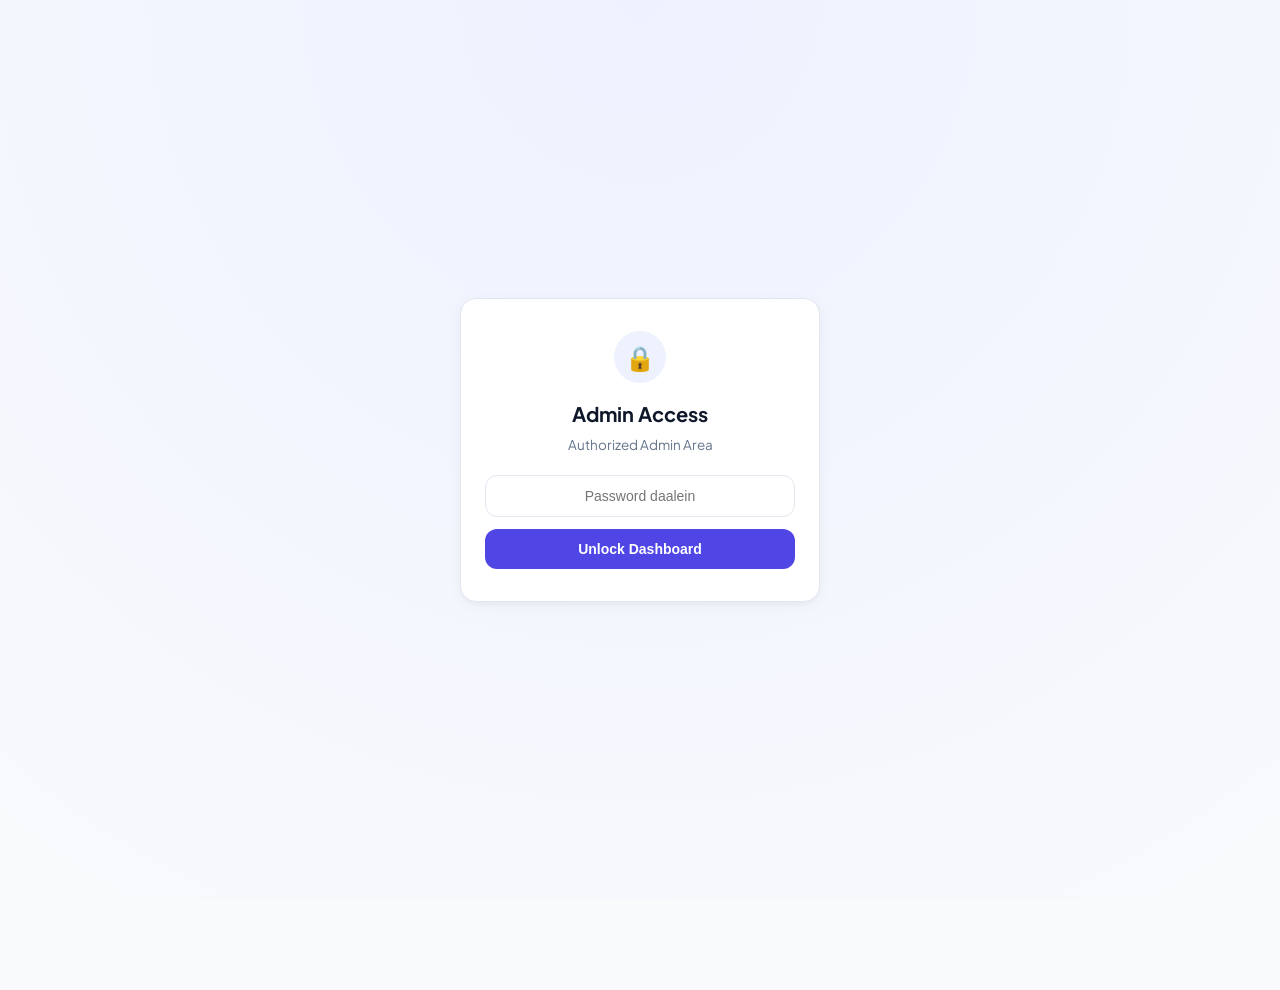
<file: admin-batches-a13dab4a.html>
<!DOCTYPE html>
<html lang="hi">
<head>
  <meta charset="UTF-8">
  <meta name="viewport" content="width=device-width, initial-scale=1.0, maximum-scale=1.0">
  <title>Admin Dashboard — Batches Management</title>
  <link rel="preconnect" href="https://fonts.googleapis.com">
  <link rel="preconnect" href="https://fonts.gstatic.com" crossorigin>
  <link href="https://fonts.googleapis.com/css2?family=Plus+Jakarta+Sans:wght@400;500;600;700;800&family=Sora:wght@400;600;700&display=swap" rel="stylesheet">
  <style>
    :root {
      --primary: #4F46E5;
      --primary-hover: #4338CA;
      --primary-subtle: #EEF2FF;
      --emerald: #10B981;
      --emerald-subtle: #ECFDF5;
      --rose: #EF4444;
      --rose-subtle: #FEF2F2;
      --bg: #F8FAFC;
      --surface: #FFFFFF;
      --text: #0F172A;
      --text-muted: #64748B;
      --border: #E2E8F0;
      --radius-sm: 8px;
      --radius-md: 12px;
      --radius-lg: 16px;
      --shadow-sm: 0 1px 2px 0 rgba(0, 0, 0, 0.05);
      --shadow-card: 0 4px 16px -2px rgba(15, 23, 42, 0.06), 0 2px 6px -2px rgba(15, 23, 42, 0.04);
    }

    * { box-sizing: border-box; -webkit-tap-highlight-color: transparent; }
    body {
      margin: 0;
      font-family: 'Plus Jakarta Sans', 'Sora', sans-serif;
      background: var(--bg);
      color: var(--text);
      line-height: 1.5;
      padding-bottom: 90px;
    }

    /* ============ PASSWORD GATE ============ */
    #gateScreen {
      min-height: 100vh;
      display: flex;
      flex-direction: column;
      align-items: center;
      justify-content: center;
      padding: 24px;
      background: radial-gradient(circle at top, #EEF2FF 0%, #F8FAFC 100%);
    }
    .gate-box {
      width: 100%;
      max-width: 360px;
      background: var(--surface);
      padding: 32px 24px;
      border-radius: var(--radius-lg);
      border: 1px solid var(--border);
      box-shadow: var(--shadow-card);
      text-align: center;
    }
    .gate-icon {
      width: 52px; height: 52px;
      background: var(--primary-subtle);
      border-radius: 50%;
      display: inline-flex;
      align-items: center; justify-content: center;
      font-size: 24px; margin-bottom: 16px;
    }
    .gate-box h2 { margin: 0 0 6px; font-size: 20px; font-weight: 700; }
    .gate-box p { margin: 0 0 20px; font-size: 13.5px; color: var(--text-muted); }
    .gate-box input {
      width: 100%;
      padding: 12px 16px;
      border-radius: var(--radius-md);
      border: 1.5px solid var(--border);
      font-size: 14px;
      text-align: center;
      margin-bottom: 12px;
      outline: none;
    }
    .gate-box input:focus { border-color: var(--primary); }
    .gate-box button {
      width: 100%;
      background: var(--primary);
      color: #fff;
      border: none;
      padding: 12px;
      border-radius: var(--radius-md);
      font-weight: 700;
      font-size: 14px;
      cursor: pointer;
    }
    #gateError { color: var(--rose); font-size: 12.5px; margin-top: 10px; display: none; font-weight: 600; }

    /* ============ NAVBAR ============ */
    .top-nav {
      background: #0F172A;
      color: #fff;
      padding: 16px 24px;
      border-bottom: 1px solid rgba(255,255,255,0.08);
      position: sticky;
      top: 0;
      z-index: 40;
    }
    .top-nav-inner {
      max-width: 1180px;
      margin: 0 auto;
      display: flex;
      align-items: center;
      justify-content: space-between;
    }
    .top-nav h1 {
      margin: 0;
      font-size: 17px;
      font-weight: 700;
      display: flex;
      align-items: center;
      gap: 10px;
    }
    .top-nav p { margin: 2px 0 0; font-size: 12px; color: #94A3B8; }
    .nav-badge {
      background: rgba(79, 70, 229, 0.25);
      border: 1px solid rgba(129, 140, 248, 0.35);
      color: #C7D2FE;
      padding: 4px 10px;
      border-radius: 20px;
      font-size: 11px;
      font-weight: 600;
    }

    /* ============ DASHBOARD LAYOUT ============ */
    .dashboard-layout {
      max-width: 1180px;
      margin: 24px auto;
      padding: 0 16px;
      display: grid;
      grid-template-columns: 1fr;
      gap: 24px;
    }
    @media(min-width: 960px) {
      .dashboard-layout {
        grid-template-columns: 1fr 340px;
        align-items: start;
      }
    }

    /* ============ CARDS ============ */
    .card {
      background: var(--surface);
      border: 1px solid var(--border);
      border-radius: var(--radius-lg);
      padding: 22px 20px;
      margin-bottom: 20px;
      box-shadow: var(--shadow-card);
    }
    .card-header {
      display: flex;
      align-items: center;
      justify-content: space-between;
      margin-bottom: 16px;
      padding-bottom: 12px;
      border-bottom: 1px solid #F1F5F9;
    }
    .card-title {
      font-size: 14px;
      font-weight: 700;
      color: var(--text);
      display: flex;
      align-items: center;
      gap: 8px;
    }
    .badge-step {
      width: 22px; height: 22px;
      background: var(--primary-subtle);
      color: var(--primary);
      font-size: 11px;
      font-weight: 800;
      border-radius: 50%;
      display: inline-flex;
      align-items: center;
      justify-content: center;
    }

    /* ============ FORMS ============ */
    .form-grid-2 {
      display: grid;
      grid-template-columns: 1fr;
      gap: 14px;
    }
    @media(min-width: 600px) {
      .form-grid-2 { grid-template-columns: 1fr 1fr; }
    }
    .form-group { margin-bottom: 14px; }
    .form-group:last-child { margin-bottom: 0; }

    label {
      display: block;
      font-size: 12.5px;
      font-weight: 600;
      color: #334155;
      margin-bottom: 6px;
    }
    .hint { font-size: 11.5px; color: var(--text-muted); margin-top: 4px; line-height: 1.4; }

    input[type=text], input[type=number], textarea {
      width: 100%;
      padding: 10px 14px;
      border-radius: var(--radius-sm);
      border: 1px solid var(--border);
      font-family: inherit;
      font-size: 13.5px;
      background: #FAFBFD;
      color: var(--text);
      transition: all 0.15s ease;
    }
    input[type=text]:focus, input[type=number]:focus, textarea:focus {
      outline: none;
      background: #FFF;
      border-color: var(--primary);
      box-shadow: 0 0 0 3px rgba(79, 70, 229, 0.12);
    }
    textarea { resize: vertical; line-height: 1.5; }

    /* ============ VISIBILITY TOGGLE ============ */
    .visibility-card {
      background: linear-gradient(135deg, #F8FAFC 0%, #EEF2FF 100%);
      border: 1px solid #E0E7FF;
    }
    .visibility-switch-row { display: flex; align-items: center; gap: 16px; }
    .switch {
      position: relative;
      display: inline-block;
      width: 50px;
      height: 28px;
      flex-shrink: 0;
    }
    .switch input { opacity: 0; width: 0; height: 0; }
    .slider {
      position: absolute; cursor: pointer; inset: 0;
      background: #CBD5E1; transition: .25s; border-radius: 28px;
    }
    .slider:before {
      position: absolute; content: ""; height: 22px; width: 22px; left: 3px; bottom: 3px;
      background: #fff; transition: .25s; border-radius: 50%; box-shadow: 0 2px 4px rgba(0,0,0,0.15);
    }
    .switch input:checked + .slider { background: var(--emerald); }
    .switch input:checked + .slider:before { transform: translateX(22px); }

    .visibility-text { flex: 1; }
    .visibility-main { font-size: 13.5px; font-weight: 700; margin-bottom: 2px; }
    .visibility-main.pub { color: #047857; }
    .visibility-main.priv { color: #B91C1C; }

    /* ============ MEDIA & DROPZONES ============ */
    .media-block {
      border: 1px solid #EEF2F6;
      background: #FAFBFC;
      border-radius: var(--radius-md);
      padding: 14px;
      margin-bottom: 14px;
    }
    .media-block:last-child { margin-bottom: 0; }
    .media-title {
      font-size: 13px;
      font-weight: 700;
      color: #334155;
      margin-bottom: 8px;
      display: flex;
      align-items: center;
      gap: 6px;
    }

    .dropzone {
      border-radius: var(--radius-md);
      border: 1.5px dashed #CBD5E1;
      padding: 16px 12px;
      text-align: center;
      background: #FFF;
      cursor: pointer;
      transition: all 0.2s ease;
    }
    .dropzone:hover {
      border-color: var(--primary);
      background: #F5F7FF;
    }
    .dropzone.dragover {
      background: var(--primary-subtle);
      border-color: var(--primary);
    }
    .dropzone-hint { font-size: 12px; color: var(--text-muted); font-weight: 500; }
    .dropzone input[type=file] {
      display: block;
      margin: 6px auto 0;
      font-size: 11.5px;
      color: var(--text-muted);
    }
    .img-preview {
      display: none;
      max-width: 140px;
      max-height: 120px;
      border-radius: var(--radius-sm);
      margin-top: 10px;
      border: 1px solid var(--border);
      object-fit: cover;
    }
    .upload-status { font-size: 11.5px; font-weight: 600; margin-top: 6px; }

    /* Demo Media Item styling */
    .demo-item {
      display: flex;
      align-items: center;
      gap: 10px;
      background: #FFF;
      border: 1px solid var(--border);
      padding: 8px 12px;
      border-radius: var(--radius-sm);
      margin-bottom: 6px;
    }

    /* ============ PREVIEW CARD ============ */
    .sidebar-preview {
      position: sticky;
      top: 86px;
    }
    .preview-card-wrap {
      background: #FFF;
      border: 1px solid var(--border);
      border-radius: var(--radius-lg);
      overflow: hidden;
      box-shadow: var(--shadow-card);
      width: 100%;
      max-width: 280px;
      margin: 0 auto;
    }
    .preview-banner {
      position: relative;
      width: 100%;
      height: 135px;
      background: #EEF2FF;
      display: flex;
      align-items: center;
      justify-content: center;
      font-size: 38px;
      overflow: hidden;
    }
    .preview-banner img { width: 100%; height: 100%; object-fit: cover; }
    .preview-pill {
      position: absolute;
      top: 8px; right: 8px;
      font-size: 10px;
      font-weight: 800;
      padding: 2px 7px;
      border-radius: 20px;
      background: rgba(255,255,255,0.92);
      backdrop-filter: blur(4px);
    }
    .preview-pill.priv { color: #DC2626; border: 1px solid #FCA5A5; }
    .preview-pill.pub { color: #059669; border: 1px solid #A7F3D0; }
    .preview-body { padding: 12px 14px; }
    .preview-name {
      font-size: 13px;
      font-weight: 700;
      line-height: 1.35;
      margin-bottom: 6px;
      height: 36px;
      overflow: hidden;
      display: -webkit-box;
      -webkit-line-clamp: 2;
      -webkit-box-orient: vertical;
    }
    .preview-desc-text {
      font-size: 11px;
      color: var(--text-muted);
      margin-bottom: 8px;
      height: 32px;
      line-height: 1.45;
      overflow: hidden;
      display: -webkit-box;
      -webkit-line-clamp: 2;
      -webkit-box-orient: vertical;
    }
    .preview-meta {
      display: flex;
      align-items: center;
      justify-content: space-between;
      margin-bottom: 10px;
    }
    .preview-price {
      background: var(--emerald-subtle);
      color: #047857;
      font-weight: 800;
      font-size: 12.5px;
      padding: 2px 8px;
      border-radius: 6px;
    }
    .preview-validity {
      font-size: 10.5px;
      font-weight: 600;
      color: var(--text-muted);
    }
    .preview-btn {
      background: var(--primary);
      color: #fff;
      text-align: center;
      font-size: 12px;
      font-weight: 700;
      padding: 8px;
      border-radius: var(--radius-sm);
    }

    /* ============ FIXED ACTION BAR ============ */
    .action-bar {
      position: fixed;
      bottom: 0; left: 0; right: 0;
      background: rgba(255, 255, 255, 0.95);
      backdrop-filter: blur(8px);
      border-top: 1px solid var(--border);
      padding: 12px 20px;
      z-index: 50;
      box-shadow: 0 -4px 12px rgba(0,0,0,0.05);
    }
    .action-bar-inner {
      max-width: 1180px;
      width: 100%;
      margin: 0 auto;
      display: flex;
      align-items: center;
      justify-content: space-between;
    }
    .save-btn {
      background: var(--emerald);
      color: #fff;
      border: none;
      font-family: inherit;
      font-weight: 700;
      font-size: 14px;
      padding: 12px 28px;
      border-radius: var(--radius-md);
      cursor: pointer;
      box-shadow: 0 4px 14px rgba(16, 185, 129, 0.35);
      transition: all 0.2s ease;
      display: inline-flex;
      align-items: center;
      gap: 8px;
    }
    .save-btn:hover { background: #059669; }
    .save-btn:active { transform: scale(0.98); }
    .save-btn:disabled { opacity: 0.6; cursor: not-allowed; }

    #statusMsg {
      padding: 8px 14px;
      border-radius: var(--radius-sm);
      font-size: 12.5px;
      font-weight: 600;
      display: none;
    }
    #statusMsg.success { display: inline-block; background: var(--emerald-subtle); color: #047857; }
    #statusMsg.error { display: inline-block; background: var(--rose-subtle); color: #991B1B; }

    /* ============ EXISTING PRODUCTS ============ */
    .existing-item {
      display: flex;
      align-items: center;
      gap: 12px;
      padding: 12px;
      border: 1px solid var(--border);
      border-radius: var(--radius-md);
      margin-bottom: 10px;
      background: #FFF;
    }
    .existing-item .thumb {
      width: 44px; height: 44px;
      border-radius: 8px;
      background: var(--primary-subtle);
      display: flex; align-items: center; justify-content: center;
      flex-shrink: 0; overflow: hidden;
    }
    .existing-item .thumb img { width: 100%; height: 100%; object-fit: cover; }
    .existing-item .info { flex: 1; min-width: 0; }
    .existing-item .info .n {
      font-size: 13px;
      font-weight: 700;
      white-space: nowrap;
      overflow: hidden;
      text-overflow: ellipsis;
    }
    .existing-item .info .p { font-size: 11.5px; color: var(--text-muted); margin-top: 2px; }
    .vis-tag {
      font-size: 10px;
      font-weight: 700;
      padding: 2px 7px;
      border-radius: 4px;
      margin-left: 6px;
      display: inline-block;
    }
    .vis-tag.pub { background: var(--emerald-subtle); color: #047857; }
    .vis-tag.priv { background: var(--rose-subtle); color: #991B1B; }

    .item-actions { display: flex; gap: 6px; flex-shrink: 0; }
    .edit-btn {
      background: var(--primary-subtle);
      border: 1px solid #C7D2FE;
      color: var(--primary);
      font-size: 11.5px;
      font-weight: 700;
      padding: 6px 12px;
      border-radius: 6px;
      cursor: pointer;
    }
    .edit-btn:hover { background: #E0E7FF; }
    .delete-btn {
      background: var(--rose-subtle);
      border: 1px solid #FECACA;
      color: #DC2626;
      font-size: 11.5px;
      font-weight: 700;
      padding: 6px 12px;
      border-radius: 6px;
      cursor: pointer;
    }
    .delete-btn:hover { background: #FEE2E2; }
    #existingList .empty { font-size: 13px; color: var(--text-muted); text-align: center; padding: 18px; }
  </style>
</head>
<body>

  <!-- PASSWORD GATE -->
  <div id="gateScreen">
    <div class="gate-box">
      <div class="gate-icon">🔒</div>
      <h2>Admin Access</h2>
      <p>Authorized Admin Area</p>
      <input type="password" id="passwordInput" placeholder="Password daalein" autocomplete="off">
      <button onclick="checkPassword()">Unlock Dashboard</button>
      <div id="gateError">Galat password, dobara try karein.</div>
    </div>
  </div>

  <!-- MAIN ADMIN PANEL -->
  <div id="mainPanel" style="display: none;">
    <header class="top-nav">
      <div class="top-nav-inner">
        <div>
          <h1>📗 Batch Manager</h1>
          <p>Instant live sync enabled</p>
        </div>
        <div class="nav-badge">Category: Batch</div>
      </div>
    </header>

    <div class="dashboard-layout">
      <!-- LEFT COLUMN (FORM CONTROLS) -->
      <main>
        <!-- Visibility Card -->
        <div class="card visibility-card">
          <div class="visibility-switch-row">
            <label class="switch">
              <input type="checkbox" id="fVisibility" checked onchange="updateVisibilityLabel()">
              <span class="slider"></span>
            </label>
            <div class="visibility-text">
              <div class="visibility-main pub" id="visibilityLabel">🌍 Public — sabko live catalogue par dikhega</div>
              <div class="hint">Testing ke baad Public switch on karein taaki user catalogue par display ho sake.</div>
            </div>
          </div>
        </div>

        <!-- 1. Basic Details -->
        <div class="card">
          <div class="card-header">
            <div class="card-title">
              <span class="badge-step">1</span>
              Basic Details
            </div>
          </div>

          <div class="form-group">
            <label>Product / Batch Ka Poora Naam</label>
            <input type="text" id="fName" placeholder="jaise: Bhutesh Sir Math Arith Advn Pre Mains" oninput="onNameChange(); updatePreviewExtended();">
          </div>

          <div class="form-grid-2">
            <div class="form-group">
              <label>Product ID (Slug)</label>
              <input type="text" id="fSlug" placeholder="Auto-generated agar khali chhodenge">
              <div class="hint">Naya batch add karte waqt khali chhod sakte hain</div>
            </div>

            <div class="form-group">
              <label>Price (₹)</label>
              <input type="number" id="fPrice" placeholder="49" oninput="updatePreviewExtended()">
            </div>
          </div>

          <div class="form-group">
            <label>Educator / By Line</label>
            <input type="text" id="fBy" placeholder="jaise: Bhutesh Sir · E1 Coaching" oninput="updateOverviewAuto()">
            <div class="hint">Ye naam overview mein automatic Teacher field mein save hoga</div>
          </div>
        </div>

        <!-- 2. All Media & Images In Sequence -->
        <div class="card">
          <div class="card-header">
            <div class="card-title">
              <span class="badge-step">2</span>
              Media & Images (Ek Hi Jagah)
            </div>
          </div>

          <!-- 1. Card Image -->
          <div class="media-block">
            <div class="media-title">🖼️ 1. Catalogue Card Image</div>
            <div class="dropzone" ondragover="handleDragOver(event)" ondragleave="handleDragLeave(event)" ondrop="handleDropToInput(event,'fCardImageFile')">
              <div class="dropzone-hint">Card photo drag karein ya browse karein</div>
              <input type="file" accept="image/*" id="fCardImageFile" onchange="handleImageUpload(this,'fCardImage','cardImgPreview')">
            </div>
            <img class="img-preview" id="cardImgPreview">
            <div class="upload-status" id="cardImgPreviewStatus"></div>
            <input type="hidden" id="fCardImage">
          </div>

          <!-- 2. QR Image -->
          <div class="media-block">
            <div class="media-title">💳 2. Payment QR Image</div>
            <div class="dropzone" ondragover="handleDragOver(event)" ondragleave="handleDragLeave(event)" ondrop="handleDropToInput(event,'fQrImageFile')">
              <div class="dropzone-hint">QR image drag karein ya browse karein</div>
              <input type="file" accept="image/*" id="fQrImageFile" onchange="handleImageUpload(this,'fQrImage','qrImgPreview')">
            </div>
            <img class="img-preview" id="qrImgPreview">
            <div class="upload-status" id="qrImgPreviewStatus"></div>
            <input type="hidden" id="fQrImage">
          </div>

          <!-- 3. Demo Gallery -->
          <div class="media-block">
            <div class="media-title">🎬 3. Demo Media Gallery (Photos / Videos)</div>
            <div class="hint" style="margin-bottom:8px;">Photos direct upload karein. Video ke liye thumbnail + video link add karein.</div>
            <div id="demoItemsList"><div class="empty">Koi demo media add nahi kiya gaya hai</div></div>
            <div style="display:flex; gap:8px; margin-top:10px;">
              <button type="button" class="edit-btn" onclick="addDemoItem('image')" style="flex:1; padding:9px;">+ Photo Add Karein</button>
              <button type="button" class="edit-btn" onclick="addDemoItem('video')" style="flex:1; padding:9px;">+ Video Add Karein</button>
            </div>
            <input type="hidden" id="fDemoMedia" value="">
          </div>

          <!-- 4. Banner Image -->
          <div class="media-block">
            <div class="media-title">🌌 4. Product Page Banner Image (16:9)</div>
            <div class="dropzone" ondragover="handleDragOver(event)" ondragleave="handleDragLeave(event)" ondrop="handleDropToInput(event,'fBannerImageFile')">
              <div class="dropzone-hint">16:9 Banner photo drag karein ya upload karein</div>
              <input type="file" accept="image/*" id="fBannerImageFile" onchange="handleImageUpload(this,'fBannerImage','bannerImgPreview')">
            </div>
            <img class="img-preview" id="bannerImgPreview">
            <div class="upload-status" id="bannerImgPreviewStatus"></div>
            <input type="hidden" id="fBannerImage">
          </div>
        </div>

        <!-- 3. Channel Automation -->
        <div class="card" id="channelCard">
          <div class="card-header">
            <div class="card-title">
              <span class="badge-step">3</span>
              Telegram Automation
            </div>
          </div>
          <div class="form-group">
            <label>Telegram Channel ID</label>
            <input type="text" id="fChannel" placeholder="-1001234567890">
            <div class="hint">⚠️ Bot ko iss private channel mein pehle Admin banana compulsory hai.</div>
          </div>
        </div>

        <!-- 4. Descriptions & Topics -->
        <div class="card">
          <div class="card-header">
            <div class="card-title">
              <span class="badge-step">4</span>
              Course Description & Topics
            </div>
          </div>

          <div class="form-group">
            <label>Detailed Course Description</label>
            <textarea id="fFullDescription" rows="6" placeholder="Is batch mein har topic basic se cover kiya gaya hai..." oninput="updateCardDescAuto(); updatePreviewExtended();"></textarea>
            <div class="hint">💡 Iski pehli 1-2 lines automatic card short description ke taur par generate ho jayengi.</div>
          </div>

          <div class="form-group">
            <label>Topics Covered (Search Tags / Comma Separated)</label>
            <input type="text" id="fTopics" placeholder="Number System, HCF & LCM, Percentage, Ratio & Proportion">
          </div>
        </div>

        <!-- HIDDEN AUTO FIELDS (Preserves Database Compatibility) -->
        <input type="hidden" id="fIcon" value="📗">
        <input type="hidden" id="fDuration" value="VALIDITY-1 year">
        <input type="hidden" id="fDemo" value="">
        <input type="hidden" id="fPlanBadge" value="BEST VALUE MASTER PLAN">
        <input type="hidden" id="fDesc" value="">
        <textarea id="fOverview" style="display:none;"></textarea>

        <!-- 5. Database Batches -->
        <div class="card">
          <div class="card-header">
            <div class="card-title">
              <span class="badge-step">5</span>
              Database Ke Batches
            </div>
          </div>
          <div id="existingList">
            <!-- Dynamic products load here via admin-common.js -->
          </div>
        </div>
      </main>

      <!-- RIGHT SIDEBAR (LIVE UNIFORM PREVIEW) -->
      <aside class="sidebar-preview">
        <div class="card">
          <div class="card-header">
            <div class="card-title">👀 Live Card Preview</div>
          </div>
          <div class="preview-card-wrap">
            <div class="preview-banner" id="prevImg">
              <span class="preview-pill pub" id="prevVisBadge">🌍 PUBLIC</span>
              📗
            </div>
            <div class="preview-body">
              <div class="preview-name" id="prevName">Product ka naam yahan aayega</div>
              <div class="preview-desc-text" id="prevDesc">Description ki shuruaat yahan aayegi...</div>
              <div class="preview-meta">
                <span class="preview-price" id="prevPrice">₹49</span>
                <span class="preview-validity">Validity: 1 Year</span>
              </div>
              <div class="preview-btn">Buy Now</div>
            </div>
          </div>
        </div>
      </aside>
    </div>

    <!-- FIXED SAVE ACTION BAR -->
    <div class="action-bar">
      <div class="action-bar-inner">
        <div id="statusMsg"></div>
        <button class="save-btn" id="saveBtn" onclick="prepareAndSaveProduct()">
          <span>💾</span> Save Batch Now
        </button>
      </div>
    </div>
  </div>

  <script>
    var ADMIN_CATEGORY = 'batch';

    // 1. Auto-generate Overview with Teacher & Fixed details
    function updateOverviewAuto() {
      var teacherName = document.getElementById('fBy')?.value.trim() || "Expert Faculty";
      var overviewText = 
        "TEACHER: " + teacherName + "\n" +
        "TARGET EXAM: All SSC Exams & Railway\n" +
        "CONTENT INCLUDED: All Lecture & bilingual pdf \n" +
        "ACCESS: Instant Access With Private Telegram channel\n" +
        "COPYRIGHT: No Problem";
      
      var overviewField = document.getElementById('fOverview');
      if (overviewField) {
        overviewField.value = overviewText;
      }
    }

    // 2. Auto-extract uniform Short Description from Detailed Description
    function updateCardDescAuto() {
      var fullDesc = document.getElementById('fFullDescription')?.value.trim() || "";
      var shortDesc = "";
      if (fullDesc) {
        // Line break ya pehle 95 characters tak cleanly slice karna
        var firstLine = fullDesc.split('\n')[0].trim();
        if (firstLine.length > 95) {
          shortDesc = firstLine.substring(0, 92) + "...";
        } else {
          shortDesc = firstLine;
        }
      }
      var descField = document.getElementById('fDesc');
      if (descField) {
        descField.value = shortDesc;
      }
      var prevDescEl = document.getElementById('prevDesc');
      if (prevDescEl) {
        prevDescEl.innerText = shortDesc || "Description ki shuruaat yahan aayegi...";
      }
    }

    // 3. Visibility switch — label text turant sync karo jab toggle badle
    function updateVisibilityLabel() {
      const toggle = document.getElementById('fVisibility');
      const label = document.getElementById('visibilityLabel');
      const isPublic = !toggle || toggle.checked;
      if (label) {
        label.textContent = isPublic
          ? '🌍 Public — sabko live catalogue par dikhega'
          : '🔒 Private — sirf tum dekh paoge (testing mode)';
        label.className = 'visibility-main ' + (isPublic ? 'pub' : 'priv');
      }
      updatePreviewExtended();
    }

    // 4. Live Card Preview Update — pehle common updatePreview() (naam/price/image sync
    //    karta hai), fir yahan sirf visibility badge sync karo (badge ab admin-common.js
    //    ke updatePreview() me automatically preserve ho jaata hai).
    function updatePreviewExtended(){
      if (typeof updatePreview === 'function') updatePreview();

      const visToggle = document.getElementById('fVisibility');
      const isPublic = !visToggle || visToggle.checked;
      const badgeEl = document.getElementById('prevVisBadge');
      if (badgeEl) {
        badgeEl.className = 'preview-pill ' + (isPublic ? 'pub' : 'priv');
        badgeEl.textContent = isPublic ? '🌍 PUBLIC' : '🔒 PRIVATE';
      }
    }

    // 5. Hook save button to ensure all automatic defaults are set right before saving
    function prepareAndSaveProduct() {
      updateOverviewAuto();
      updateCardDescAuto();

      // Ensure hidden defaults
      if (!document.getElementById('fDuration').value) {
        document.getElementById('fDuration').value = "VALIDITY-1 year";
      }
      if (!document.getElementById('fPlanBadge').value) {
        document.getElementById('fPlanBadge').value = "BEST VALUE MASTER PLAN";
      }
      if (!document.getElementById('fIcon').value) {
        document.getElementById('fIcon').value = "📗";
      }

      if (typeof saveProduct === "function") {
        saveProduct();
      }
    }

    // Initialize auto fields on load
    window.addEventListener('DOMContentLoaded', function() {
      updateOverviewAuto();
      updateCardDescAuto();
      updateVisibilityLabel();
      updatePreviewExtended();
    });
  </script>
  <script src="js/admin-common.js"></script>
</body>
</html>
</file>
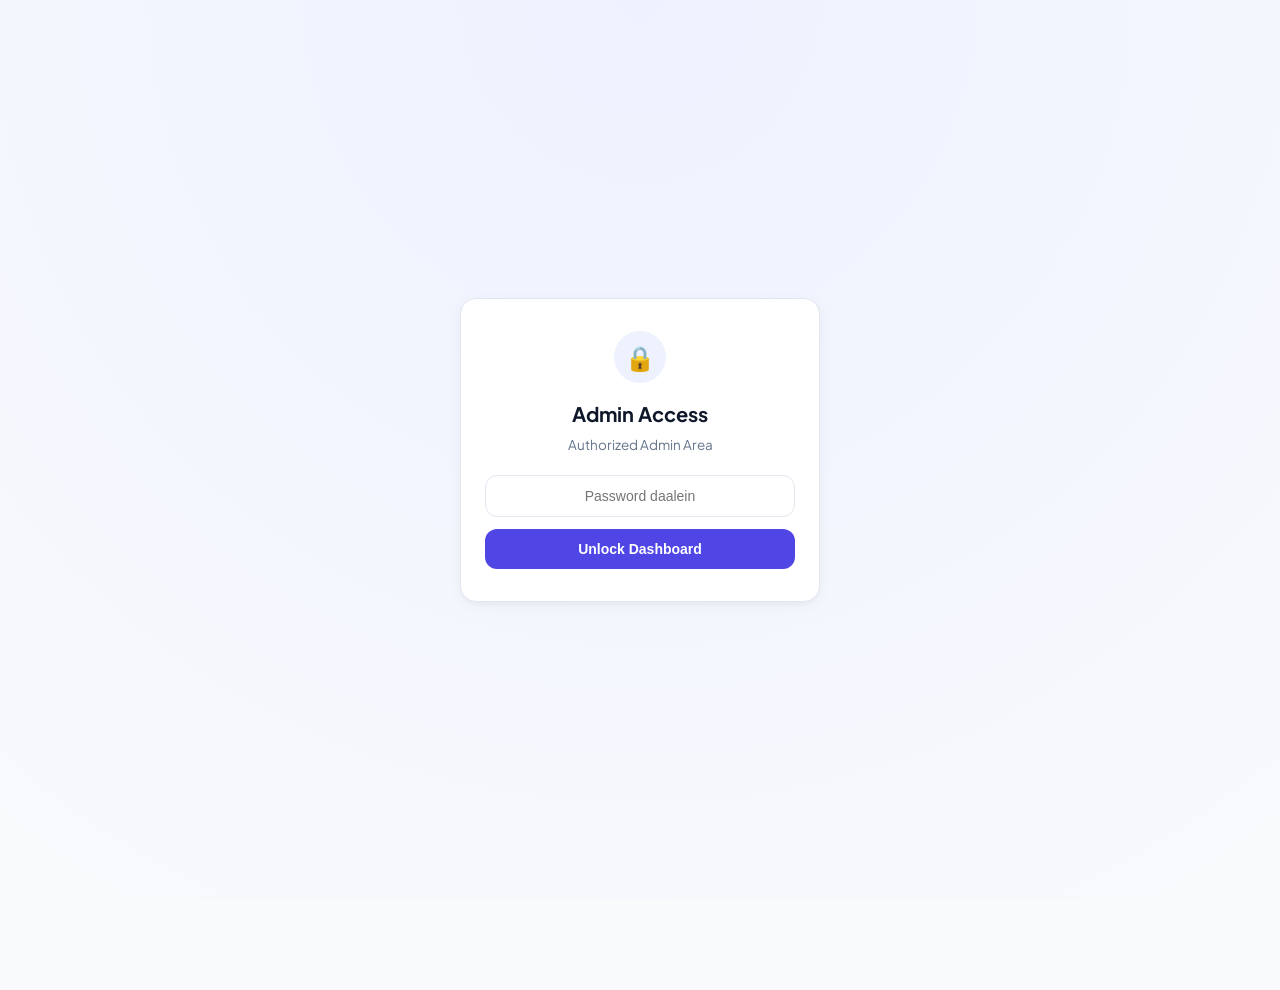
<file: admin-books-a13dab4a.html>
<!DOCTYPE html>
<html lang="hi">
<head>
  <meta charset="UTF-8">
  <meta name="viewport" content="width=device-width, initial-scale=1.0, maximum-scale=1.0">
  <title>Admin Dashboard — Books Management</title>
  <link rel="preconnect" href="https://fonts.googleapis.com">
  <link rel="preconnect" href="https://fonts.gstatic.com" crossorigin>
  <link href="https://fonts.googleapis.com/css2?family=Plus+Jakarta+Sans:wght@400;500;600;700;800&family=Sora:wght@400;600;700&display=swap" rel="stylesheet">
  <style>
    :root {
      --primary: #4F46E5;
      --primary-hover: #4338CA;
      --primary-subtle: #EEF2FF;
      --emerald: #10B981;
      --emerald-subtle: #ECFDF5;
      --rose: #EF4444;
      --rose-subtle: #FEF2F2;
      --bg: #F8FAFC;
      --surface: #FFFFFF;
      --text: #0F172A;
      --text-muted: #64748B;
      --border: #E2E8F0;
      --radius-sm: 8px;
      --radius-md: 12px;
      --radius-lg: 16px;
      --shadow-sm: 0 1px 2px 0 rgba(0, 0, 0, 0.05);
      --shadow-card: 0 4px 16px -2px rgba(15, 23, 42, 0.06), 0 2px 6px -2px rgba(15, 23, 42, 0.04);
    }

    * { box-sizing: border-box; -webkit-tap-highlight-color: transparent; }
    body {
      margin: 0;
      font-family: 'Plus Jakarta Sans', 'Sora', sans-serif;
      background: var(--bg);
      color: var(--text);
      line-height: 1.5;
      padding-bottom: 90px;
    }

    /* ============ PASSWORD GATE ============ */
    #gateScreen {
      min-height: 100vh;
      display: flex;
      flex-direction: column;
      align-items: center;
      justify-content: center;
      padding: 24px;
      background: radial-gradient(circle at top, #EEF2FF 0%, #F8FAFC 100%);
    }
    .gate-box {
      width: 100%;
      max-width: 360px;
      background: var(--surface);
      padding: 32px 24px;
      border-radius: var(--radius-lg);
      border: 1px solid var(--border);
      box-shadow: var(--shadow-card);
      text-align: center;
    }
    .gate-icon {
      width: 52px; height: 52px;
      background: var(--primary-subtle);
      border-radius: 50%;
      display: inline-flex;
      align-items: center; justify-content: center;
      font-size: 24px; margin-bottom: 16px;
    }
    .gate-box h2 { margin: 0 0 6px; font-size: 20px; font-weight: 700; }
    .gate-box p { margin: 0 0 20px; font-size: 13.5px; color: var(--text-muted); }
    .gate-box input {
      width: 100%;
      padding: 12px 16px;
      border-radius: var(--radius-md);
      border: 1.5px solid var(--border);
      font-size: 14px;
      text-align: center;
      margin-bottom: 12px;
      outline: none;
    }
    .gate-box input:focus { border-color: var(--primary); }
    .gate-box button {
      width: 100%;
      background: var(--primary);
      color: #fff;
      border: none;
      padding: 12px;
      border-radius: var(--radius-md);
      font-weight: 700;
      font-size: 14px;
      cursor: pointer;
    }
    #gateError { color: var(--rose); font-size: 12.5px; margin-top: 10px; display: none; font-weight: 600; }

    /* ============ NAVBAR ============ */
    .top-nav {
      background: #0F172A;
      color: #fff;
      padding: 16px 24px;
      border-bottom: 1px solid rgba(255,255,255,0.08);
      position: sticky;
      top: 0;
      z-index: 40;
    }
    .top-nav-inner {
      max-width: 1180px;
      margin: 0 auto;
      display: flex;
      align-items: center;
      justify-content: space-between;
    }
    .top-nav h1 {
      margin: 0;
      font-size: 17px;
      font-weight: 700;
      display: flex;
      align-items: center;
      gap: 10px;
    }
    .top-nav p { margin: 2px 0 0; font-size: 12px; color: #94A3B8; }
    .nav-badge {
      background: rgba(79, 70, 229, 0.25);
      border: 1px solid rgba(129, 140, 248, 0.35);
      color: #C7D2FE;
      padding: 4px 10px;
      border-radius: 20px;
      font-size: 11px;
      font-weight: 600;
    }

    /* ============ DASHBOARD LAYOUT ============ */
    .dashboard-layout {
      max-width: 1180px;
      margin: 24px auto;
      padding: 0 16px;
      display: grid;
      grid-template-columns: 1fr;
      gap: 24px;
    }
    @media(min-width: 960px) {
      .dashboard-layout {
        grid-template-columns: 1fr 340px;
        align-items: start;
      }
    }

    /* ============ CARDS ============ */
    .card {
      background: var(--surface);
      border: 1px solid var(--border);
      border-radius: var(--radius-lg);
      padding: 22px 20px;
      margin-bottom: 20px;
      box-shadow: var(--shadow-card);
    }
    .card-header {
      display: flex;
      align-items: center;
      justify-content: space-between;
      margin-bottom: 16px;
      padding-bottom: 12px;
      border-bottom: 1px solid #F1F5F9;
    }
    .card-title {
      font-size: 14px;
      font-weight: 700;
      color: var(--text);
      display: flex;
      align-items: center;
      gap: 8px;
    }
    .badge-step {
      width: 22px; height: 22px;
      background: var(--primary-subtle);
      color: var(--primary);
      font-size: 11px;
      font-weight: 800;
      border-radius: 50%;
      display: inline-flex;
      align-items: center;
      justify-content: center;
    }

    /* ============ FORMS ============ */
    .form-grid-2 {
      display: grid;
      grid-template-columns: 1fr;
      gap: 14px;
    }
    @media(min-width: 600px) {
      .form-grid-2 { grid-template-columns: 1fr 1fr; }
    }
    .form-group { margin-bottom: 14px; }
    .form-group:last-child { margin-bottom: 0; }

    label {
      display: block;
      font-size: 12.5px;
      font-weight: 600;
      color: #334155;
      margin-bottom: 6px;
    }
    .hint { font-size: 11.5px; color: var(--text-muted); margin-top: 4px; line-height: 1.4; }

    input[type=text], input[type=number], textarea {
      width: 100%;
      padding: 10px 14px;
      border-radius: var(--radius-sm);
      border: 1px solid var(--border);
      font-family: inherit;
      font-size: 13.5px;
      background: #FAFBFD;
      color: var(--text);
      transition: all 0.15s ease;
    }
    input[type=text]:focus, input[type=number]:focus, textarea:focus {
      outline: none;
      background: #FFF;
      border-color: var(--primary);
      box-shadow: 0 0 0 3px rgba(79, 70, 229, 0.12);
    }
    textarea { resize: vertical; line-height: 1.5; }

    /* ============ VISIBILITY TOGGLE ============ */
    .visibility-card {
      background: linear-gradient(135deg, #F8FAFC 0%, #EEF2FF 100%);
      border: 1px solid #E0E7FF;
    }
    .visibility-switch-row { display: flex; align-items: center; gap: 16px; }
    .switch {
      position: relative;
      display: inline-block;
      width: 50px;
      height: 28px;
      flex-shrink: 0;
    }
    .switch input { opacity: 0; width: 0; height: 0; }
    .slider {
      position: absolute; cursor: pointer; inset: 0;
      background: #CBD5E1; transition: .25s; border-radius: 28px;
    }
    .slider:before {
      position: absolute; content: ""; height: 22px; width: 22px; left: 3px; bottom: 3px;
      background: #fff; transition: .25s; border-radius: 50%; box-shadow: 0 2px 4px rgba(0,0,0,0.15);
    }
    .switch input:checked + .slider { background: var(--emerald); }
    .switch input:checked + .slider:before { transform: translateX(22px); }

    .visibility-text { flex: 1; }
    .visibility-main { font-size: 13.5px; font-weight: 700; margin-bottom: 2px; }
    .visibility-main.pub { color: #047857; }
    .visibility-main.priv { color: #B91C1C; }

    /* ============ MEDIA & DROPZONES ============ */
    .media-block {
      border: 1px solid #EEF2F6;
      background: #FAFBFC;
      border-radius: var(--radius-md);
      padding: 14px;
      margin-bottom: 14px;
    }
    .media-block:last-child { margin-bottom: 0; }
    .media-title {
      font-size: 13px;
      font-weight: 700;
      color: #334155;
      margin-bottom: 8px;
      display: flex;
      align-items: center;
      gap: 6px;
    }

    .dropzone {
      border-radius: var(--radius-md);
      border: 1.5px dashed #CBD5E1;
      padding: 16px 12px;
      text-align: center;
      background: #FFF;
      cursor: pointer;
      transition: all 0.2s ease;
    }
    .dropzone:hover {
      border-color: var(--primary);
      background: #F5F7FF;
    }
    .dropzone.dragover {
      background: var(--primary-subtle);
      border-color: var(--primary);
    }
    .dropzone-hint { font-size: 12px; color: var(--text-muted); font-weight: 500; }
    .dropzone input[type=file] {
      display: block;
      margin: 6px auto 0;
      font-size: 11.5px;
      color: var(--text-muted);
    }
    .img-preview {
      display: none;
      max-width: 140px;
      max-height: 120px;
      border-radius: var(--radius-sm);
      margin-top: 10px;
      border: 1px solid var(--border);
      object-fit: cover;
    }
    .upload-status { font-size: 11.5px; font-weight: 600; margin-top: 6px; }
    .link-result-box {
      display: none;
      margin-top: 10px;
      background: #FFF;
      border: 1px solid var(--border);
      border-radius: var(--radius-sm);
      padding: 8px 10px;
    }
    .link-result-box input[readonly] {
      background: transparent;
      border: none;
      padding: 0;
      font-size: 12px;
      color: var(--primary);
    }
    .small-btn {
      background: var(--primary-subtle);
      border: 1px solid #C7D2FE;
      color: var(--primary);
      font-size: 12px;
      font-weight: 700;
      padding: 9px 14px;
      border-radius: var(--radius-sm);
      cursor: pointer;
      white-space: nowrap;
    }
    .small-btn:hover { background: #E0E7FF; }
    .small-btn:disabled { opacity: 0.6; cursor: not-allowed; }
    .inline-row { display: flex; gap: 8px; align-items: flex-start; }
    .inline-row input[type=text] { flex: 1; }

    /* Demo Media Item styling */
    .demo-item {
      display: flex;
      align-items: center;
      gap: 10px;
      background: #FFF;
      border: 1px solid var(--border);
      padding: 8px 12px;
      border-radius: var(--radius-sm);
      margin-bottom: 6px;
    }

    /* ============ PREVIEW CARD ============ */
    .sidebar-preview {
      position: sticky;
      top: 86px;
    }
    .preview-card-wrap {
      background: #FFF;
      border: 1px solid var(--border);
      border-radius: var(--radius-lg);
      overflow: hidden;
      box-shadow: var(--shadow-card);
      width: 100%;
      max-width: 280px;
      margin: 0 auto;
    }
    .preview-banner {
      position: relative;
      width: 100%;
      height: 135px;
      background: #EEF2FF;
      display: flex;
      align-items: center;
      justify-content: center;
      font-size: 38px;
      overflow: hidden;
    }
    .preview-banner img { width: 100%; height: 100%; object-fit: cover; }
    .preview-pill {
      position: absolute;
      top: 8px; right: 8px;
      font-size: 10px;
      font-weight: 800;
      padding: 2px 7px;
      border-radius: 20px;
      background: rgba(255,255,255,0.92);
      backdrop-filter: blur(4px);
    }
    .preview-pill.priv { color: #DC2626; border: 1px solid #FCA5A5; }
    .preview-pill.pub { color: #059669; border: 1px solid #A7F3D0; }
    .preview-body { padding: 12px 14px; }
    .preview-name {
      font-size: 13px;
      font-weight: 700;
      line-height: 1.35;
      margin-bottom: 6px;
      height: 36px;
      overflow: hidden;
      display: -webkit-box;
      -webkit-line-clamp: 2;
      -webkit-box-orient: vertical;
    }
    .preview-desc-text {
      font-size: 11px;
      color: var(--text-muted);
      margin-bottom: 8px;
      height: 32px;
      line-height: 1.45;
      overflow: hidden;
      display: -webkit-box;
      -webkit-line-clamp: 2;
      -webkit-box-orient: vertical;
    }
    .preview-meta {
      display: flex;
      align-items: center;
      justify-content: space-between;
      margin-bottom: 10px;
    }
    /* ===== TAG PILLS — price / language / file-size (pastel glass, 2-row wrap) =====
       Mirrors the real site's book-card tags exactly so the preview is accurate.
       min-height reserves room for 2 rows even if only the price pill is filled in. */
    .preview-tags {
      display: flex;
      flex-wrap: wrap;
      align-content: flex-start;
      gap: 5px 6px;
      margin-bottom: 10px;
      min-height: 47px;
    }
    .tag-pill {
      display: inline-flex;
      align-items: center;
      padding: 4px 10px;
      border-radius: 999px;
      font-size: 10.5px;
      font-weight: 750;
      line-height: 1.3;
      white-space: nowrap;
      border: 1px solid transparent;
      backdrop-filter: blur(6px);
      -webkit-backdrop-filter: blur(6px);
    }
    .tag-price {
      background: linear-gradient(135deg, rgba(79,70,229,.14), rgba(79,70,229,.05));
      color: #4338CA;
      border-color: rgba(79,70,229,.22);
    }
    .tag-price.tag-free {
      background: linear-gradient(135deg, rgba(16,185,129,.16), rgba(16,185,129,.05));
      color: #047857;
      border-color: rgba(16,185,129,.24);
    }
    .tag-lang {
      background: linear-gradient(135deg, rgba(245,158,11,.17), rgba(245,158,11,.05));
      color: #B45309;
      border-color: rgba(245,158,11,.25);
    }
    .tag-size {
      background: linear-gradient(135deg, rgba(236,72,153,.14), rgba(236,72,153,.05));
      color: #BE185D;
      border-color: rgba(236,72,153,.22);
    }
    .preview-validity {
      font-size: 10.5px;
      font-weight: 600;
      color: var(--text-muted);
    }
    .preview-btn {
      background: var(--primary);
      color: #fff;
      text-align: center;
      font-size: 12px;
      font-weight: 700;
      padding: 8px;
      border-radius: var(--radius-sm);
    }

    /* ============ FIXED ACTION BAR ============ */
    .action-bar {
      position: fixed;
      bottom: 0; left: 0; right: 0;
      background: rgba(255, 255, 255, 0.95);
      backdrop-filter: blur(8px);
      border-top: 1px solid var(--border);
      padding: 12px 20px;
      z-index: 50;
      box-shadow: 0 -4px 12px rgba(0,0,0,0.05);
    }
    .action-bar-inner {
      max-width: 1180px;
      width: 100%;
      margin: 0 auto;
      display: flex;
      align-items: center;
      justify-content: space-between;
    }
    .save-btn {
      background: var(--emerald);
      color: #fff;
      border: none;
      font-family: inherit;
      font-weight: 700;
      font-size: 14px;
      padding: 12px 28px;
      border-radius: var(--radius-md);
      cursor: pointer;
      box-shadow: 0 4px 14px rgba(16, 185, 129, 0.35);
      transition: all 0.2s ease;
      display: inline-flex;
      align-items: center;
      gap: 8px;
    }
    .save-btn:hover { background: #059669; }
    .save-btn:active { transform: scale(0.98); }
    .save-btn:disabled { opacity: 0.6; cursor: not-allowed; }

    #statusMsg {
      padding: 8px 14px;
      border-radius: var(--radius-sm);
      font-size: 12.5px;
      font-weight: 600;
      display: none;
    }
    #statusMsg.success { display: inline-block; background: var(--emerald-subtle); color: #047857; }
    #statusMsg.error { display: inline-block; background: var(--rose-subtle); color: #991B1B; }

    /* ============ EXISTING PRODUCTS ============ */
    .existing-item {
      display: flex;
      align-items: center;
      gap: 12px;
      padding: 12px;
      border: 1px solid var(--border);
      border-radius: var(--radius-md);
      margin-bottom: 10px;
      background: #FFF;
    }
    .existing-item .thumb {
      width: 44px; height: 44px;
      border-radius: 8px;
      background: var(--primary-subtle);
      display: flex; align-items: center; justify-content: center;
      flex-shrink: 0; overflow: hidden;
    }
    .existing-item .thumb img { width: 100%; height: 100%; object-fit: cover; }
    .existing-item .info { flex: 1; min-width: 0; }
    .existing-item .info .n {
      font-size: 13px;
      font-weight: 700;
      white-space: nowrap;
      overflow: hidden;
      text-overflow: ellipsis;
    }
    .existing-item .info .p { font-size: 11.5px; color: var(--text-muted); margin-top: 2px; }
    .vis-tag {
      font-size: 10px;
      font-weight: 700;
      padding: 2px 7px;
      border-radius: 4px;
      margin-left: 6px;
      display: inline-block;
    }
    .vis-tag.pub { background: var(--emerald-subtle); color: #047857; }
    .vis-tag.priv { background: var(--rose-subtle); color: #991B1B; }

    .item-actions { display: flex; gap: 6px; flex-shrink: 0; }
    .edit-btn {
      background: var(--primary-subtle);
      border: 1px solid #C7D2FE;
      color: var(--primary);
      font-size: 11.5px;
      font-weight: 700;
      padding: 6px 12px;
      border-radius: 6px;
      cursor: pointer;
    }
    .edit-btn:hover { background: #E0E7FF; }
    .delete-btn {
      background: var(--rose-subtle);
      border: 1px solid #FECACA;
      color: #DC2626;
      font-size: 11.5px;
      font-weight: 700;
      padding: 6px 12px;
      border-radius: 6px;
      cursor: pointer;
    }
    .delete-btn:hover { background: #FEE2E2; }
    #existingList .empty { font-size: 13px; color: var(--text-muted); text-align: center; padding: 18px; }

    /* ============ BOOK COVER PREVIEW (asli book-card dimension — 3:4 portrait) ============ */
    .preview-banner.book-cover {
      aspect-ratio: 3 / 4;
      height: auto;
    }
    .preview-author {
      font-size: 10px;
      font-weight: 700;
      color: var(--text-muted);
      text-transform: uppercase;
      letter-spacing: 0.03em;
      margin-bottom: 5px;
      white-space: nowrap;
      overflow: hidden;
      text-overflow: ellipsis;
    }
    .preview-btn-row { display: flex; gap: 8px; }
    .preview-btn-row .preview-btn { flex: 1; }
    .preview-btn-outline {
      flex: 1;
      background: var(--primary-subtle);
      color: var(--primary);
      text-align: center;
      font-size: 12px;
      font-weight: 700;
      padding: 8px;
      border-radius: var(--radius-sm);
    }
  </style>
</head>
<body>

  <!-- PASSWORD GATE -->
  <div id="gateScreen">
    <div class="gate-box">
      <div class="gate-icon">🔒</div>
      <h2>Admin Access</h2>
      <p>Authorized Admin Area</p>
      <input type="password" id="passwordInput" placeholder="Password daalein" autocomplete="off">
      <button onclick="checkPassword()">Unlock Dashboard</button>
      <div id="gateError">Galat password, dobara try karein.</div>
    </div>
  </div>

  <!-- MAIN ADMIN PANEL -->
  <div id="mainPanel" style="display: none;">
    <header class="top-nav">
      <div class="top-nav-inner">
        <div>
          <h1>📘 Book Manager</h1>
          <p>Instant live sync enabled</p>
        </div>
        <div class="nav-badge">Category: Book</div>
      </div>
    </header>

    <div class="dashboard-layout">
      <!-- LEFT COLUMN (FORM CONTROLS) -->
      <main>
        <!-- Visibility Card -->
        <div class="card visibility-card">
          <div class="visibility-switch-row">
            <label class="switch">
              <input type="checkbox" id="fVisibility" checked onchange="updateVisibilityLabel()">
              <span class="slider"></span>
            </label>
            <div class="visibility-text">
              <div class="visibility-main pub" id="visibilityLabel">🌍 Public — sabko live catalogue par dikhega</div>
              <div class="hint">Testing ke baad Public switch on karein taaki user catalogue par display ho sake.</div>
            </div>
          </div>
        </div>

        <!-- 1. Basic Details (ab Badge, Pages, Language, File size bhi yahin hain) -->
        <div class="card">
          <div class="card-header">
            <div class="card-title">
              <span class="badge-step">1</span>
              Basic Details
            </div>
          </div>

          <div class="form-group">
            <label>Book Ka Poora Naam</label>
            <input type="text" id="fName" placeholder="jaise: SSC Maths Concept King" oninput="onNameChange(); updatePreviewExtended();">
          </div>

          <div class="form-grid-2">
            <div class="form-group">
              <label>Product ID (Slug)</label>
              <input type="text" id="fSlug" placeholder="Auto-generated agar khali chhodenge">
              <div class="hint">Naya book add karte waqt khali chhod sakte hain</div>
            </div>

            <div class="form-group">
              <label>Price (₹)</label>
              <input type="number" id="fPrice" placeholder="49 (khali chodo FREE ke liye)" oninput="updatePreviewExtended()">
            </div>
          </div>

          <div class="form-group">
            <label>Educator / By Line</label>
            <input type="text" id="fBy" placeholder="jaise: Bhutesh Sir · E1 Coaching" oninput="updatePreviewExtended()">
          </div>

          <div class="form-grid-2">
            <div class="form-group">
              <label>Top tag / badge</label>
              <input type="text" id="fPlanBadge" placeholder="jaise: SSC CGL 2026">
            </div>
            <div class="form-group">
              <label>Total pages</label>
              <input type="number" id="fPagesCount" placeholder="320">
            </div>
          </div>

          <div class="form-grid-2">
            <div class="form-group">
              <label>Language</label>
              <input type="text" id="fLanguage" placeholder="jaise: Hindi + English" oninput="updatePreviewExtended()">
            </div>
            <div class="form-group">
              <label>File size text</label>
              <input type="text" id="fFileSize" placeholder="jaise: 122.5 MB" oninput="updatePreviewExtended()">
            </div>
          </div>
        </div>

        <!-- 2. Description & Topics -->
        <div class="card">
          <div class="card-header">
            <div class="card-title">
              <span class="badge-step">2</span>
              Description &amp; Topics
            </div>
          </div>

          <div class="form-group">
            <label>About this book (chhota paragraph)</label>
            <textarea id="fFullDescription" rows="4" placeholder="jaise: SSC Maths Concept King ek complete Mathematics formula & short-trick handbook hai..." oninput="updateBookDescAuto()"></textarea>
            <div class="hint">💡 Iski pehli line se card ka short description automatic ban jayega.</div>
          </div>

          <div class="form-group">
            <label>Features (ek line = ek ✓ bullet point)</label>
            <textarea id="fOverview" rows="5" placeholder="Updated pattern covering Arithmetic & Advance Maths&#10;All formulas explained with solved examples&#10;Colour coded for fast revision&#10;Smart short tricks for high-speed calculation"></textarea>
          </div>

          <div class="form-group">
            <label>Exam relevance tags (comma se separate karo)</label>
            <input type="text" id="fExamTags" placeholder="SSC CGL, SSC CHSL, SSC CPO, SSC MTS, SSC GD, RRB NTPC">
          </div>

          <div class="form-group">
            <label>Topics covered / Index (comma se separate karo)</label>
            <input type="text" id="fTopics" placeholder="Geometry & Triangles, Mensuration 2D & 3D, Algebra, Trigonometry, Number System">
          </div>
        </div>

        <!-- 3. All Media & Links In Sequence -->
        <div class="card">
          <div class="card-header">
            <div class="card-title">
              <span class="badge-step">3</span>
              Media &amp; Links (Ek Hi Jagah)
            </div>
          </div>

          <!-- 1. Cover Photo (combined card + product page cover) -->
          <div class="media-block">
            <div class="media-title">🖼️ 1. Book Cover Photo</div>
            <div class="hint" style="margin-bottom:8px;">Yeh ek hi photo catalogue card aur book ke product page — dono jagah cover ki tarah use hogi, alag se dobara upload karne ki zaroorat nahi.</div>
            <div class="dropzone" ondragover="handleDragOver(event)" ondragleave="handleDragLeave(event)" ondrop="handleDropToInput(event,'fCardImageFile')">
              <div class="dropzone-hint">Cover photo drag karein ya browse karein</div>
              <input type="file" accept="image/*" id="fCardImageFile" onchange="handleImageUpload(this,'fCardImage','cardImgPreview','fBannerImage')">
            </div>
            <img class="img-preview" id="cardImgPreview">
            <div class="upload-status" id="cardImgPreviewStatus"></div>
            <input type="hidden" id="fCardImage">
            <input type="hidden" id="fBannerImage">
          </div>

          <!-- 2. QR Image -->
          <div class="media-block">
            <div class="media-title">💳 2. Payment QR Image</div>
            <div class="dropzone" ondragover="handleDragOver(event)" ondragleave="handleDragLeave(event)" ondrop="handleDropToInput(event,'fQrImageFile')">
              <div class="dropzone-hint">QR image drag karein ya browse karein</div>
              <input type="file" accept="image/*" id="fQrImageFile" onchange="handleImageUpload(this,'fQrImage','qrImgPreview')">
            </div>
            <img class="img-preview" id="qrImgPreview">
            <div class="upload-status" id="qrImgPreviewStatus"></div>
            <input type="hidden" id="fQrImage">
          </div>

          <!-- 3. PDF Direct Upload — ab GitHub link paste karne ki zaroorat nahi, seedha PDF upload karo -->
          <div class="media-block">
            <div class="media-title">📄 3. PDF Preview (Direct Upload)</div>
            <div class="hint" style="margin-bottom:8px;">PDF seedha yahan upload karo — site khud usko GitHub par upload karke link generate kar degi (jaise photo ImgBB par jaati hai). Max size ~10 MB. Uske baad site khud PDF ke pages ko image mein convert karke "Read A Preview" section mein dikha degi.</div>
            <div class="dropzone" id="pdfDropzone" ondragover="handleDragOver(event)" ondragleave="handleDragLeave(event)" ondrop="handleDropToInput(event,'fPdfFile')">
              <div class="dropzone-hint">PDF drag karein ya browse karein (.pdf, max 10 MB)</div>
              <input type="file" accept="application/pdf" id="fPdfFile" onchange="handlePdfUpload(this)">
            </div>
            <div class="upload-status" id="pdfUploadStatus"></div>
            <div class="link-result-box" id="pdfLinkBox">
              <input type="text" id="fPdfLink" readonly>
            </div>
            <div class="hint" style="margin-top:10px;">YA: Preview pages ke image links (purana tarika, optional)</div>
            <textarea id="fPreviewImages" rows="3" placeholder="https://raw.githubusercontent.com/.../page1.jpg&#10;https://raw.githubusercontent.com/.../page2.jpg"></textarea>
            <div class="hint">Agar upar wala PDF upload ho chuka hai toh yeh field khali chodo — PDF link ko priority milegi.</div>
          </div>

          <!-- 4. Buy / Download link — raw link do, site khud shrinkme.io se ad-link bana degi -->
          <div class="media-block">
            <div class="media-title">🛒 4. Buy / Download Button Link</div>
            <div class="hint" style="margin-bottom:8px;">Neeche asli/direct PDF link daalo aur "Ad Link Banao" dabao — site shrinkme.io se ek short link bana degi jispe buyer ads dekhne ke baad PDF tak pahunchega. Wahi shrunk link neeche "Final Download Link" mein final ban ke aa jayega.</div>
            <label>Real / direct PDF link</label>
            <div class="inline-row">
              <input type="text" id="fDownloadLinkRaw" placeholder="https://... (jahan se PDF seedha download hota hai)">
              <button type="button" class="small-btn" id="shortenBtn" onclick="generateShortLink()">🔗 Ad Link Banao</button>
            </div>
            <div class="upload-status" id="shortenStatus"></div>

            <label style="margin-top:14px;">Final Download Link (yahi buyer ko dikhega)</label>
            <textarea id="fDownloadLink" rows="2" placeholder="Ad Link Banao dabane ke baad yahan shrunk link aa jayega — ya seedha yahan bhi paste kar sakte ho agar link pehle se ban chuka hai"></textarea>
          </div>
        </div>

        <!-- 4. Book Details (Badge/Pages/Language/FileSize ab Basic Details mein hain) -->
        <div class="card">
          <div class="card-header">
            <div class="card-title">
              <span class="badge-step">4</span>
              Book Details
            </div>
          </div>

          <div class="form-grid-2">
            <div class="form-group">
              <label>Author naam</label>
              <input type="text" id="fAuthor" placeholder="jaise: Gagan Pratap Sir">
            </div>
            <div class="form-group">
              <label>Publisher</label>
              <input type="text" id="fPublisher" placeholder="My Selection Prep" value="My Selection Prep">
            </div>
          </div>

          <div class="form-grid-2">
            <div class="form-group">
              <label>Rating text</label>
              <input type="text" id="fRatingText" placeholder="★ 4.9 (2,180 Ratings) — khali chodo to default">
            </div>
            <div class="form-group">
              <label>Downloads text</label>
              <input type="text" id="fDownloadsText" placeholder="18.5k+ Downloads — khali chodo to default">
            </div>
          </div>

          <div class="form-group">
            <label>Purani price (₹) — strike-through ke liye</label>
            <input type="number" id="fOldPrice" placeholder="khali chodo to price x2 auto dikhega">
          </div>
        </div>

        <!-- HIDDEN AUTO FIELDS (books ke liye use nahi hote, sirf DB compatibility ke liye) -->
        <input type="hidden" id="fIcon" value="📗">
        <input type="hidden" id="fDuration" value="">
        <input type="hidden" id="fDemo" value="">
        <input type="hidden" id="fDesc" value="">
        <input type="hidden" id="fDemoMedia" value="">
        <div id="demoItemsList" style="display:none;"></div>

        <!-- 5. Database Books -->
        <div class="card">
          <div class="card-header">
            <div class="card-title">
              <span class="badge-step">5</span>
              Database Ke Books
            </div>
          </div>
          <div id="existingList">
            <!-- Dynamic products load here via admin-common.js -->
          </div>
        </div>
      </main>

      <!-- RIGHT SIDEBAR (LIVE PREVIEW — asli book-card dimension) -->
      <aside class="sidebar-preview">
        <div class="card">
          <div class="card-header">
            <div class="card-title">👀 Live Card Preview</div>
          </div>
          <div class="preview-card-wrap">
            <div class="preview-banner book-cover" id="prevImg"><span class="preview-pill pub" id="prevVisBadge">🌍 PUBLIC</span>📗</div>
            <div class="preview-body">
              <div class="preview-author" id="prevAuthor">By line yahan aayega</div>
              <div class="preview-name" id="prevName">Book ka naam yahan aayega</div>
              <div class="preview-tags" id="prevTags">
                <span class="tag-pill tag-price" id="prevPrice">₹49</span>
                <span class="tag-pill tag-lang" id="prevLang" style="display:none;"></span>
                <span class="tag-pill tag-size" id="prevSize" style="display:none;"></span>
              </div>
              <div class="preview-btn-row">
                <div class="preview-btn-outline">Demo</div>
                <div class="preview-btn">Buy</div>
              </div>
            </div>
          </div>
        </div>
      </aside>
    </div>

    <!-- FIXED SAVE ACTION BAR -->
    <div class="action-bar">
      <div class="action-bar-inner">
        <div id="statusMsg"></div>
        <button class="save-btn" id="saveBtn" onclick="prepareAndSaveProduct()">
          <span>💾</span> Save Book Now
        </button>
      </div>
    </div>
  </div>

  <script>
    var ADMIN_CATEGORY = 'book';

    // 1. Auto-extract short card description from "About this book" (books ke card par
    //    yeh dikhti nahi hai, sirf DB me save hoti hai future-use ke liye)
    function updateBookDescAuto() {
      var fullDesc = document.getElementById('fFullDescription')?.value.trim() || "";
      var shortDesc = "";
      if (fullDesc) {
        var firstLine = fullDesc.split('\n')[0].trim();
        shortDesc = firstLine.length > 95 ? firstLine.substring(0, 92) + "..." : firstLine;
      }
      var descField = document.getElementById('fDesc');
      if (descField) descField.value = shortDesc;
    }

    // 2. Live Card Preview Update — pehle common updatePreview() (naam/price/cover image
    //    sync karta hai), fir yahan author/by-line + language/file-size tag pills sync
    //    karo (asli book-card par yeh sab price ke saath ek tags row me dikhte hain).
    function updatePreviewExtended(){
      if (typeof updatePreview === 'function') updatePreview();

      var byEl = document.getElementById('fBy');
      var authorEl = document.getElementById('prevAuthor');
      if (authorEl) authorEl.textContent = (byEl && byEl.value.trim()) || 'By line yahan aayega';

      // Price pill — FREE hone par color badal jaata hai (indigo -> green)
      var priceInput = document.getElementById('fPrice');
      var pricePill = document.getElementById('prevPrice');
      if (pricePill) {
        var priceVal = priceInput ? priceInput.value.trim() : '';
        var isFree = !priceVal || Number(priceVal) === 0;
        pricePill.classList.toggle('tag-free', isFree);
      }

      // Language pill — sirf tab dikhta hai jab field bhara ho
      var langEl = document.getElementById('fLanguage');
      var langPill = document.getElementById('prevLang');
      if (langPill) {
        var langVal = langEl ? langEl.value.trim() : '';
        langPill.textContent = langVal;
        langPill.style.display = langVal ? 'inline-flex' : 'none';
      }

      // File-size pill — sirf tab dikhta hai jab field bhara ho
      var sizeEl = document.getElementById('fFileSize');
      var sizePill = document.getElementById('prevSize');
      if (sizePill) {
        var sizeVal = sizeEl ? sizeEl.value.trim() : '';
        sizePill.textContent = sizeVal;
        sizePill.style.display = sizeVal ? 'inline-flex' : 'none';
      }

      // Visibility badge — Public/Private status preview cover ke corner par dikhta hai
      var visToggle = document.getElementById('fVisibility');
      var isPublic = !visToggle || visToggle.checked;
      var badgeEl = document.getElementById('prevVisBadge');
      if (badgeEl) {
        badgeEl.className = 'preview-pill ' + (isPublic ? 'pub' : 'priv');
        badgeEl.textContent = isPublic ? '🌍 PUBLIC' : '🔒 PRIVATE';
      }
    }

    // 3. Visibility switch — label text turant sync karo jab toggle badle
    function updateVisibilityLabel() {
      var toggle = document.getElementById('fVisibility');
      var label = document.getElementById('visibilityLabel');
      var isPublic = !toggle || toggle.checked;
      if (label) {
        label.textContent = isPublic
          ? '🌍 Public — sabko live catalogue par dikhega'
          : '🔒 Private — sirf tum dekh paoge (testing mode)';
        label.className = 'visibility-main ' + (isPublic ? 'pub' : 'priv');
      }
      updatePreviewExtended();
    }

    // 4. PDF direct upload — file ko base64 me convert karke naye upload-pdf function ko
    //    bhejta hai (yeh GitHub par PDF push karke raw.githubusercontent.com link deta hai).
    function handlePdfUpload(fileInputEl){
      var file = fileInputEl.files[0];
      if (!file) return;

      var statusEl = document.getElementById('pdfUploadStatus');
      var linkBox = document.getElementById('pdfLinkBox');
      var linkField = document.getElementById('fPdfLink');

      var MAX_BYTES = 10 * 1024 * 1024; // 10 MB
      if (file.size > MAX_BYTES) {
        statusEl.textContent = '❌ File 10 MB se badi hai — chhoti file try karein.';
        statusEl.style.color = '#991B1B';
        fileInputEl.value = '';
        return;
      }

      statusEl.textContent = 'PDF upload ho raha hai... isme thoda time lag sakta hai';
      statusEl.style.color = 'var(--muted)';
      linkBox.style.display = 'none';

      var reader = new FileReader();
      reader.onload = async function(e){
        var base64 = e.target.result.split(',')[1];
        try {
          var res = await fetch('/.netlify/functions/upload-pdf', {
            method: 'POST',
            body: JSON.stringify({ password: ADMIN_PASSWORD, pdfBase64: base64, filename: file.name })
          });
          var result = await res.json();

          if (res.status === 401) {
            statusEl.textContent = 'Galat password — upload nahi hua';
            statusEl.style.color = '#991B1B';
            return;
          }

          if (result.success) {
            linkField.value = result.url;
            linkBox.style.display = 'block';
            statusEl.textContent = 'PDF upload ho gaya ✅';
            statusEl.style.color = '#047857';
          } else {
            statusEl.textContent = 'Upload fail: ' + (result.error || 'unknown error');
            statusEl.style.color = '#991B1B';
          }
        } catch (err) {
          statusEl.textContent = 'Upload fail: ' + err.message;
          statusEl.style.color = '#991B1B';
        }
      };
      reader.readAsDataURL(file);
    }

    // 5. Raw download link ko shrinkme.io se short/ad-link me convert karta hai
    async function generateShortLink(){
      var rawInput = document.getElementById('fDownloadLinkRaw');
      var statusEl = document.getElementById('shortenStatus');
      var finalField = document.getElementById('fDownloadLink');
      var btn = document.getElementById('shortenBtn');

      var rawUrl = rawInput.value.trim();
      if (!rawUrl) {
        statusEl.textContent = 'Pehle real/direct PDF link daalo.';
        statusEl.style.color = '#991B1B';
        return;
      }

      btn.disabled = true;
      statusEl.textContent = 'Ad link ban raha hai...';
      statusEl.style.color = 'var(--muted)';

      try {
        var res = await fetch('/.netlify/functions/create-short-link', {
          method: 'POST',
          body: JSON.stringify({ password: ADMIN_PASSWORD, url: rawUrl })
        });
        var result = await res.json();

        if (res.status === 401) {
          statusEl.textContent = 'Galat password — link nahi bana.';
          statusEl.style.color = '#991B1B';
          return;
        }

        if (result.success) {
          finalField.value = result.shortUrl;
          statusEl.textContent = 'Ad link ban gaya ✅ — neeche final field mein bhar diya gaya hai.';
          statusEl.style.color = '#047857';
        } else {
          statusEl.textContent = 'Fail: ' + (result.error || 'unknown error');
          statusEl.style.color = '#991B1B';
        }
      } catch (err) {
        statusEl.textContent = 'Fail: ' + err.message;
        statusEl.style.color = '#991B1B';
      } finally {
        btn.disabled = false;
      }
    }

    // 6. Hook save button — short desc auto-generate karke save karo
    function prepareAndSaveProduct() {
      updateBookDescAuto();
      if (!document.getElementById('fIcon').value) {
        document.getElementById('fIcon').value = "📗";
      }
      if (typeof saveProduct === "function") {
        saveProduct();
      }
    }

    // Initialize preview on load
    window.addEventListener('DOMContentLoaded', function() {
      updateBookDescAuto();
      updateVisibilityLabel();
      updatePreviewExtended();
    });
  </script>
  <script src="js/admin-common.js"></script>
</body>
</html>
</file>
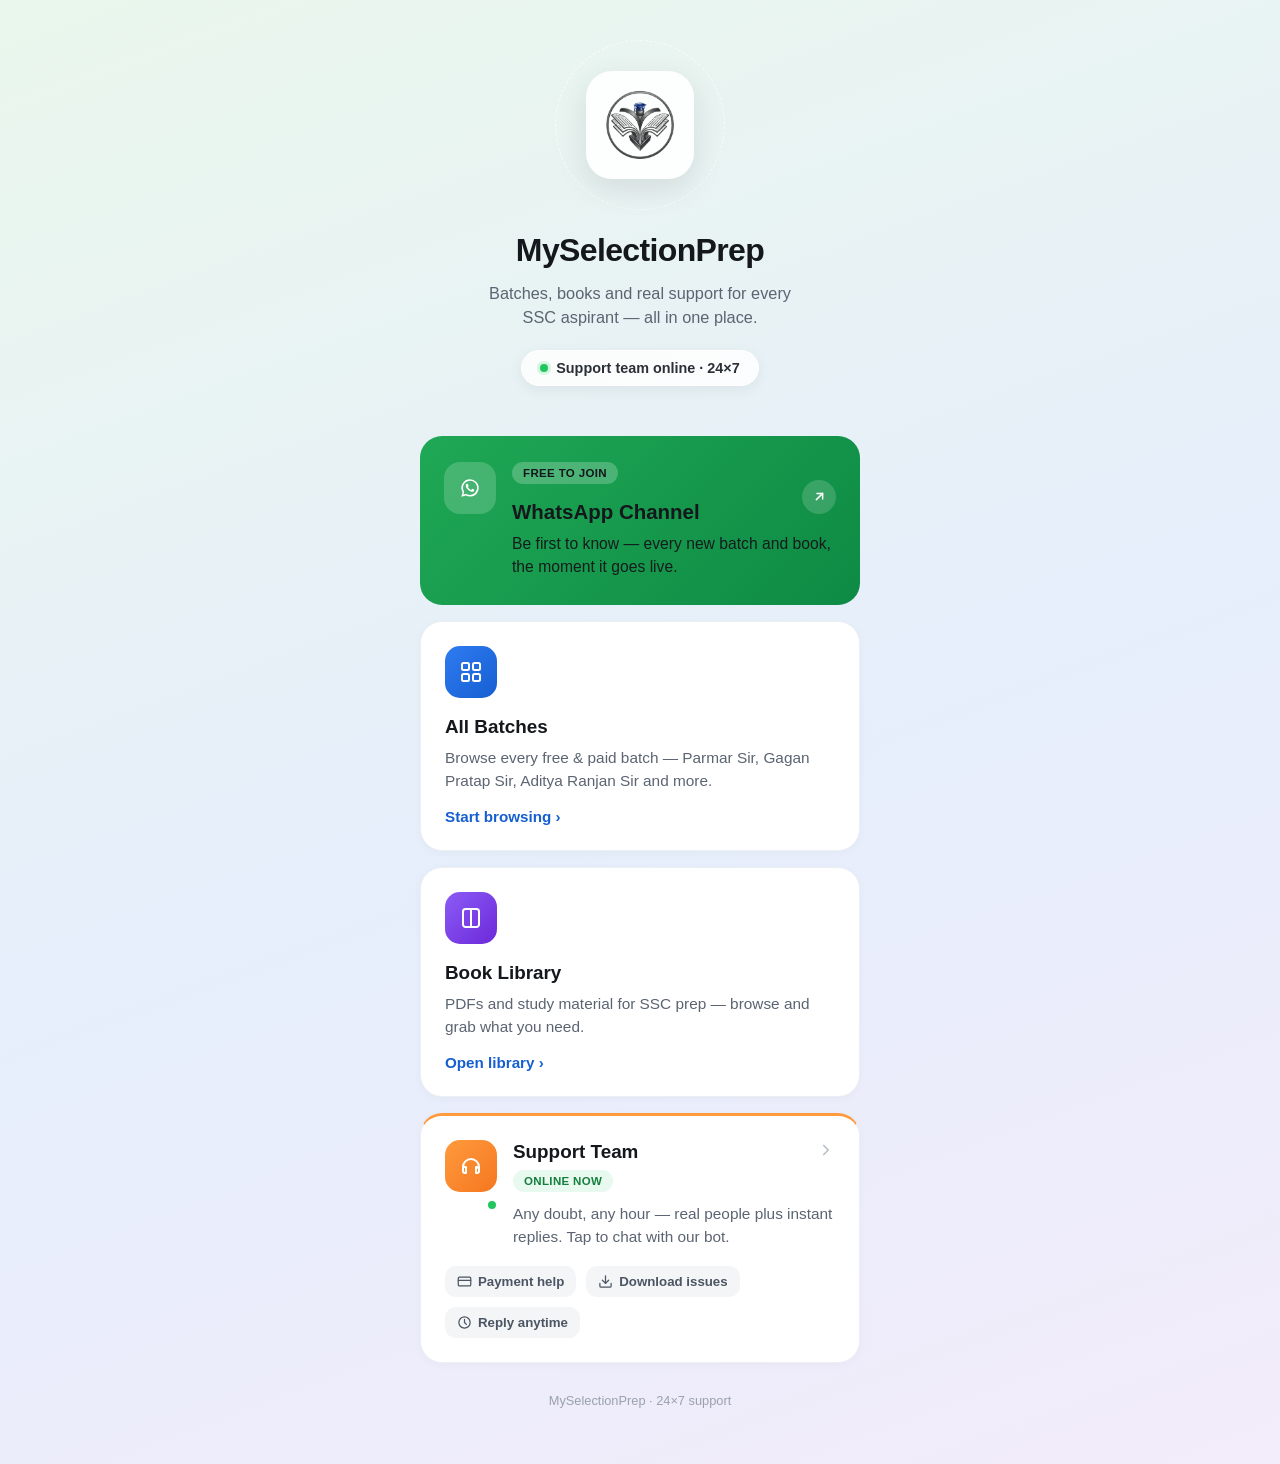
<file: connect.html>
<!DOCTYPE html>
<html lang="en">
<head>
<meta charset="UTF-8">
<meta name="viewport" content="width=device-width, initial-scale=1.0">
<title>MySelectionPrep</title>
<style>
  :root{
    --bg1:#eaf7ec;
    --bg2:#e6eefc;
    --bg3:#f3ecfa;
    --ink:#14171c;
    --sub:#5b6472;
    --card-bg:#ffffff;
    --card-border:#eceff3;
    --green1:#1fa855;
    --green2:#0e8a44;
    --blue1:#2f7bf0;
    --blue2:#155fd1;
    --purple1:#8b5cf6;
    --purple2:#6d28d9;
    --orange1:#ff9a3d;
    --orange2:#f5771f;
    --radius-lg:22px;
    --radius-md:16px;
    font-size:16px;
  }
  *{box-sizing:border-box;}
  html,body{margin:0;padding:0;}
  body{
    font-family: -apple-system, BlinkMacSystemFont, "Segoe UI", Roboto, "Helvetica Neue", Arial, sans-serif;
    background: linear-gradient(160deg, var(--bg1) 0%, var(--bg2) 55%, var(--bg3) 100%);
    color: var(--ink);
    min-height:100vh;
    -webkit-font-smoothing:antialiased;
  }
  .wrap{
    max-width:480px;
    margin:0 auto;
    padding:40px 20px 56px;
  }

  /* ---- Hero ---- */
  .hero{
    text-align:center;
    padding-bottom:22px;
  }
  .badge-wrap{
    position:relative;
    width:170px;height:170px;
    margin:0 auto 22px;
    display:flex;align-items:center;justify-content:center;
  }
  .badge-ring{
    position:absolute;
    inset:0;
    border-radius:50%;
    border:1.5px dashed #ffffffa8;
  }
  .badge-ring::before{
    content:"";
    position:absolute;
    inset:16px;
    border-radius:50%;
    background:radial-gradient(circle, #ffffff66 0%, transparent 70%);
  }
  .badge-icon{
    position:relative;
    width:108px;height:108px;
    border-radius:26px;
    background:#ffffffe6;
    display:flex;align-items:center;justify-content:center;
    box-shadow:0 10px 30px rgba(20,23,28,0.1);
    animation:pop .5s cubic-bezier(.2,.9,.3,1.2);
    overflow:hidden;
  }
  .badge-icon img{
    width:88%;height:88%;
    object-fit:contain;
  }
  @keyframes pop{
    0%{transform:scale(.7);opacity:0;}
    100%{transform:scale(1);opacity:1;}
  }
  h1{
    font-size:2rem;
    line-height:1.15;
    margin:0 0 12px;
    letter-spacing:-0.02em;
    font-weight:800;
  }
  .tagline{
    color:var(--sub);
    font-size:1.02rem;
    line-height:1.5;
    margin:0 auto 20px;
    max-width:340px;
  }
  .status-pill{
    display:inline-flex;
    align-items:center;
    gap:8px;
    background:#ffffffd9;
    border:1px solid #ffffff;
    padding:9px 18px;
    border-radius:999px;
    font-size:.9rem;
    font-weight:600;
    color:#2b3038;
    box-shadow:0 4px 14px rgba(20,23,28,0.06);
  }
  .dot{
    width:8px;height:8px;border-radius:50%;
    background:#22c55e;
    box-shadow:0 0 0 3px rgba(34,197,94,.18);
  }

  /* ---- Cards ---- */
  .stack{ display:flex; flex-direction:column; gap:16px; margin-top:28px; }

  .card{
    border-radius:var(--radius-lg);
    padding:24px;
    position:relative;
    overflow:hidden;
    -webkit-tap-highlight-color:transparent;
  }
  a.card{ display:block; text-decoration:none; color:inherit; }

  .whatsapp-card{
    background:linear-gradient(135deg, var(--green1), var(--green2));
    color:#fff;
    padding:26px 24px;
  }
  .wa-top{ display:flex; align-items:flex-start; gap:16px; }
  .wa-icon{
    width:52px;height:52px;flex:0 0 52px;
    border-radius:16px;
    background:rgba(255,255,255,.18);
    display:flex;align-items:center;justify-content:center;
    font-size:26px;
  }
  .wa-body{ flex:1; }
  .wa-title-row{ display:flex; align-items:center; justify-content:space-between; gap:10px; }
  .wa-title{ font-size:1.28rem; font-weight:800; margin:0 0 8px; }
  .arrow-btn{
    width:34px;height:34px;border-radius:50%;
    background:rgba(255,255,255,.16);
    display:flex;align-items:center;justify-content:center;
    flex:0 0 34px;
  }
  .chip{
    display:inline-block;
    background:rgba(255,255,255,.22);
    font-size:.72rem;
    font-weight:700;
    letter-spacing:.03em;
    padding:5px 11px;
    border-radius:999px;
    margin-bottom:10px;
  }
  .wa-desc{ font-size:.98rem; line-height:1.5; opacity:.96; margin:0; }

  .plain-card{
    background:var(--card-bg);
    border:1px solid var(--card-border);
    box-shadow:0 2px 10px rgba(20,23,28,0.03);
  }
  .icon-tile{
    width:52px;height:52px;
    border-radius:15px;
    display:flex;align-items:center;justify-content:center;
    font-size:24px;
    margin-bottom:18px;
    color:#fff;
  }
  .icon-blue{ background:linear-gradient(135deg,var(--blue1),var(--blue2)); }
  .icon-purple{ background:linear-gradient(135deg,var(--purple1),var(--purple2)); }
  .icon-orange{ background:linear-gradient(135deg,var(--orange1),var(--orange2)); }

  .plain-card h3{ font-size:1.18rem; margin:0 0 8px; font-weight:800; }
  .plain-card p{ color:var(--sub); font-size:.96rem; line-height:1.5; margin:0 0 16px; }
  .link-cta{
    color:var(--blue2);
    font-weight:700;
    font-size:.95rem;
    display:inline-flex;
    align-items:center;
    gap:4px;
  }

  .support-card{
    border-top:3px solid var(--orange1);
  }
  .support-head{ display:flex; align-items:flex-start; gap:16px; }
  .support-icon-wrap{ position:relative; flex:0 0 52px; }
  .online-dot{
    position:absolute; right:-2px; bottom:-2px;
    width:14px;height:14px; border-radius:50%;
    background:#22c55e; border:3px solid #fff;
  }
  .support-title-row{
    display:flex; align-items:center; justify-content:space-between;
    margin-bottom:6px;
  }
  .support-title-row h3{ margin:0; }
  .chev{ color:#b7bec9; font-size:1.3rem; }
  .status-chip{
    display:inline-block;
    background:#e8f9ef;
    color:#15803d;
    font-size:.72rem;
    font-weight:700;
    letter-spacing:.03em;
    padding:5px 11px;
    border-radius:999px;
    margin-bottom:10px;
  }
  .tag-row{
    display:flex; flex-wrap:wrap; gap:10px;
    margin-top:18px;
  }
  .tag{
    display:flex; align-items:center; gap:6px;
    background:#f4f5f7;
    color:#4b5563;
    font-size:.83rem;
    font-weight:600;
    padding:8px 12px;
    border-radius:11px;
  }

  footer{
    text-align:center;
    color:#9aa1ac;
    font-size:.8rem;
    margin-top:30px;
  }
</style>
</head>
<body>
<div class="wrap">

  <div class="hero">
    <div class="badge-wrap">
      <div class="badge-ring"></div>
      <div class="badge-icon"><img src="[data-uri]" alt="MySelectionPrep logo"></div>
    </div>
    <h1>MySelectionPrep</h1>
    <p class="tagline">Batches, books and real support for every SSC aspirant — all in one place.</p>
    <span class="status-pill"><span class="dot"></span>Support team online · 24×7</span>
  </div>

  <div class="stack">

    <!-- WhatsApp Channel -->
    <a class="card whatsapp-card" href="https://whatsapp.com/channel/0029VbCq3CeEawdsRuzOUB21" target="_blank" rel="noopener" onclick="openExternal(event,'https://whatsapp.com/channel/0029VbCq3CeEawdsRuzOUB21')">
      <div class="wa-top">
        <div class="wa-icon">
          <svg width="26" height="26" viewBox="0 0 24 24" fill="none">
            <path d="M17.6 6.32A7.85 7.85 0 0 0 12.05 4a7.94 7.94 0 0 0-6.9 11.9L4 20l4.2-1.1a7.9 7.9 0 0 0 3.85 1h.01a7.94 7.94 0 0 0 5.54-13.58zM12.05 18.4h-.01a6.58 6.58 0 0 1-3.36-.92l-.24-.14-2.5.65.67-2.44-.16-.25a6.6 6.6 0 0 1 10.2-8.2 6.55 6.55 0 0 1 1.94 4.67 6.6 6.6 0 0 1-6.54 6.63zm3.62-4.94c-.2-.1-1.17-.58-1.35-.64-.18-.07-.31-.1-.45.1-.13.19-.51.64-.63.78-.11.13-.23.15-.43.05-.2-.1-.83-.31-1.58-.98-.58-.52-.98-1.16-1.09-1.36-.11-.2-.01-.3.09-.4.09-.1.2-.23.3-.35.1-.11.13-.2.2-.33.06-.13.03-.24-.02-.34-.05-.1-.45-1.08-.61-1.48-.16-.39-.33-.33-.45-.34h-.38c-.13 0-.34.05-.52.24-.18.2-.68.66-.68 1.62s.7 1.88.79 2.01c.1.13 1.37 2.1 3.33 2.94.46.2.83.32 1.11.41.47.15.9.13 1.24.08.38-.06 1.17-.48 1.33-.94.16-.46.16-.86.12-.94-.05-.09-.18-.14-.38-.24z" fill="#fff"/>
          </svg>
        </div>
        <div class="wa-body">
          <div class="wa-title-row">
            <div>
              <span class="chip">FREE TO JOIN</span>
              <h2 class="wa-title" style="margin-top:6px;">WhatsApp Channel</h2>
            </div>
            <div class="arrow-btn">
              <svg width="15" height="15" viewBox="0 0 24 24" fill="none" stroke="#fff" stroke-width="2.4" stroke-linecap="round" stroke-linejoin="round"><path d="M7 17 17 7"/><path d="M8 7h9v9"/></svg>
            </div>
          </div>
          <p class="wa-desc">Be first to know — every new batch and book, the moment it goes live.</p>
        </div>
      </div>
    </a>

    <!-- All Batches -->
    <a class="card plain-card" href="https://www.myselectionprep.com" target="_blank" rel="noopener" onclick="openExternal(event,'https://www.myselectionprep.com')">
      <div class="icon-tile icon-blue">
        <svg width="24" height="24" viewBox="0 0 24 24" fill="none" stroke="#fff" stroke-width="2" stroke-linecap="round" stroke-linejoin="round"><rect x="3" y="3" width="7" height="7" rx="1.5"/><rect x="14" y="3" width="7" height="7" rx="1.5"/><rect x="3" y="14" width="7" height="7" rx="1.5"/><rect x="14" y="14" width="7" height="7" rx="1.5"/></svg>
      </div>
      <h3>All Batches</h3>
      <p>Browse every free &amp; paid batch — Parmar Sir, Gagan Pratap Sir, Aditya Ranjan Sir and more.</p>
      <span class="link-cta">Start browsing ›</span>
    </a>

    <!-- Book Library -->
    <a class="card plain-card" href="https://www.myselectionprep.com" target="_blank" rel="noopener" onclick="openExternal(event,'https://www.myselectionprep.com')">
      <div class="icon-tile icon-purple">
        <svg width="24" height="24" viewBox="0 0 24 24" fill="none" stroke="#fff" stroke-width="2" stroke-linecap="round" stroke-linejoin="round"><path d="M4 5.5A2.5 2.5 0 0 1 6.5 3H12v18H6.5A2.5 2.5 0 0 1 4 18.5z"/><path d="M20 5.5A2.5 2.5 0 0 0 17.5 3H12v18h5.5a2.5 2.5 0 0 0 2.5-2.5z"/></svg>
      </div>
      <h3>Book Library</h3>
      <p>PDFs and study material for SSC prep — browse and grab what you need.</p>
      <span class="link-cta">Open library ›</span>
    </a>

    <!-- Support -->
    <a class="card plain-card support-card" href="https://t.me/getmybatchbot" rel="noopener">
      <div class="support-head">
        <div class="support-icon-wrap">
          <div class="icon-tile icon-orange">
            <svg width="24" height="24" viewBox="0 0 24 24" fill="none" stroke="#fff" stroke-width="2" stroke-linecap="round" stroke-linejoin="round"><path d="M4 13a8 8 0 0 1 16 0"/><path d="M4 13v4a2 2 0 0 0 2 2h1v-6H5a1 1 0 0 0-1 1z"/><path d="M20 13v4a2 2 0 0 1-2 2h-1v-6h1a1 1 0 0 1 1 1z"/></svg>
          </div>
          <div class="online-dot"></div>
        </div>
        <div style="flex:1;">
          <div class="support-title-row">
            <h3>Support Team</h3>
            <span class="chev">
            <svg width="18" height="18" viewBox="0 0 24 24" fill="none" stroke="currentColor" stroke-width="2.2" stroke-linecap="round" stroke-linejoin="round"><path d="M9 6l6 6-6 6"/></svg>
          </span>
          </div>
          <span class="status-chip">ONLINE NOW</span>
          <p style="margin:0;">Any doubt, any hour — real people plus instant replies. Tap to chat with our bot.</p>
        </div>
      </div>
      <div class="tag-row">
        <span class="tag"><svg width="15" height="15" viewBox="0 0 24 24" fill="none" stroke="#4b5563" stroke-width="2" stroke-linecap="round" stroke-linejoin="round"><rect x="2" y="5" width="20" height="14" rx="2"/><path d="M2 10h20"/></svg> Payment help</span>
        <span class="tag"><svg width="15" height="15" viewBox="0 0 24 24" fill="none" stroke="#4b5563" stroke-width="2" stroke-linecap="round" stroke-linejoin="round"><path d="M21 15v4a2 2 0 0 1-2 2H5a2 2 0 0 1-2-2v-4"/><path d="M7 10l5 5 5-5"/><path d="M12 15V3"/></svg> Download issues</span>
        <span class="tag"><svg width="15" height="15" viewBox="0 0 24 24" fill="none" stroke="#4b5563" stroke-width="2" stroke-linecap="round" stroke-linejoin="round"><circle cx="12" cy="12" r="9"/><path d="M12 7v5l3 3"/></svg> Reply anytime</span>
      </div>
    </a>

  </div>

  <footer>MySelectionPrep · 24×7 support</footer>
</div>

<script>
// Forces "All Batches" / "Book Library" links to open in Chrome instead of
// Telegram's built-in in-app browser (which breaks logins/payments on many sites).
// Android: uses the intent:// scheme, which explicitly targets the Chrome package.
// iOS: uses the googlechromes:// scheme, which hands the link straight to the
// Chrome app IF it's installed on the phone. If Chrome isn't installed on iOS,
// this scheme does nothing (no app registered for it), so we fall back to the
// normal https link after a short delay.
function openExternal(event, url) {
  var ua = navigator.userAgent || navigator.vendor || window.opera;
  var isAndroid = /android/i.test(ua);
  var isIOS = /iphone|ipad|ipod/i.test(ua);

  if (isAndroid) {
    event.preventDefault();
    var cleanUrl = url.replace(/^https?:\/\//, '');
    var intentUrl = 'intent://' + cleanUrl + '#Intent;scheme=https;package=com.android.chrome;end';
    window.location.href = intentUrl;
  } else if (isIOS) {
    event.preventDefault();
    var chromeUrl = url.replace(/^https:\/\//, 'googlechromes://').replace(/^http:\/\//, 'googlechrome://');
    // try Chrome first; if it's not installed, nothing happens, so fall back to Safari/https
    window.location.href = chromeUrl;
    setTimeout(function () {
      window.location.href = url;
    }, 1200);
  }
  // Desktop: let the normal https link + target="_blank" behave as usual.
}
</script>
</body>
</html>
</file>
